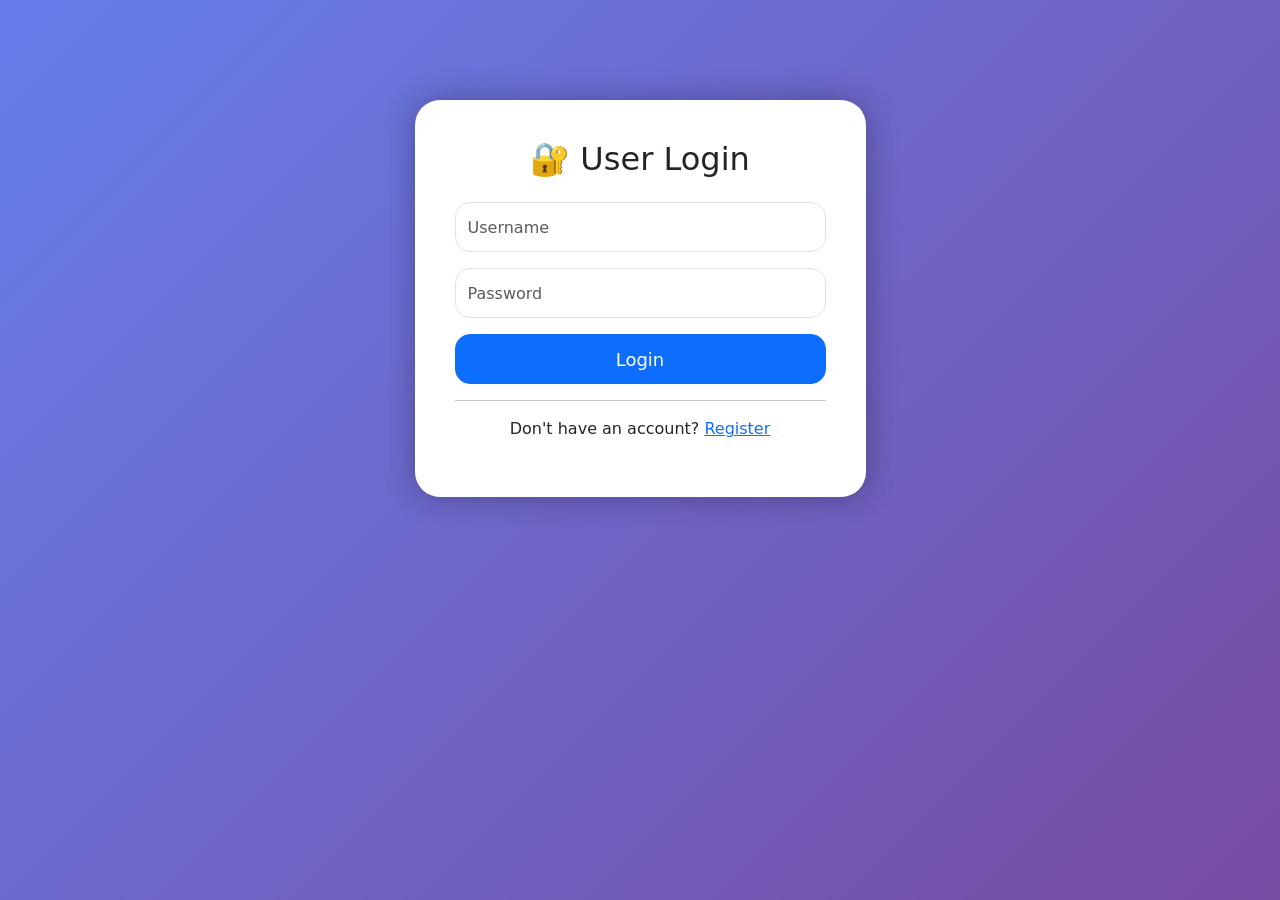
<file: templates/login.html>
<!DOCTYPE html>
<html>
<head>

<title>Login</title>

<link href="https://cdn.jsdelivr.net/npm/bootstrap@5.3.3/dist/css/bootstrap.min.css" rel="stylesheet">

<style>

body{
background:linear-gradient(
135deg,
#667eea,
#764ba2
);
height:100vh;
}

.login-box{

background:white;
padding:40px;
border-radius:25px;
box-shadow:0px 0px 30px rgba(0,0,0,0.3);

margin-top:100px;

}

.form-control{

height:50px;
border-radius:15px;

}

.btn-login{

height:50px;
border-radius:15px;
font-size:18px;

}

</style>

</head>

<body>

<div class="container">

<div class="row justify-content-center">

<div class="col-md-5">

<div class="login-box">

<h2 class="text-center mb-4">
🔐 User Login
</h2>

<form method="POST">

<input type="text"
class="form-control mb-3"
placeholder="Username"
name="username">

<input type="password"
class="form-control mb-3"
placeholder="Password"
name="password">

<button class="btn btn-primary w-100 btn-login">
Login
</button>

</form>

<hr>

<p class="text-center">
Don't have an account?
<a href="/register">
Register
</a>
</p>

</div>

</div>

</div>

</div>

</body>
</html>
</file>
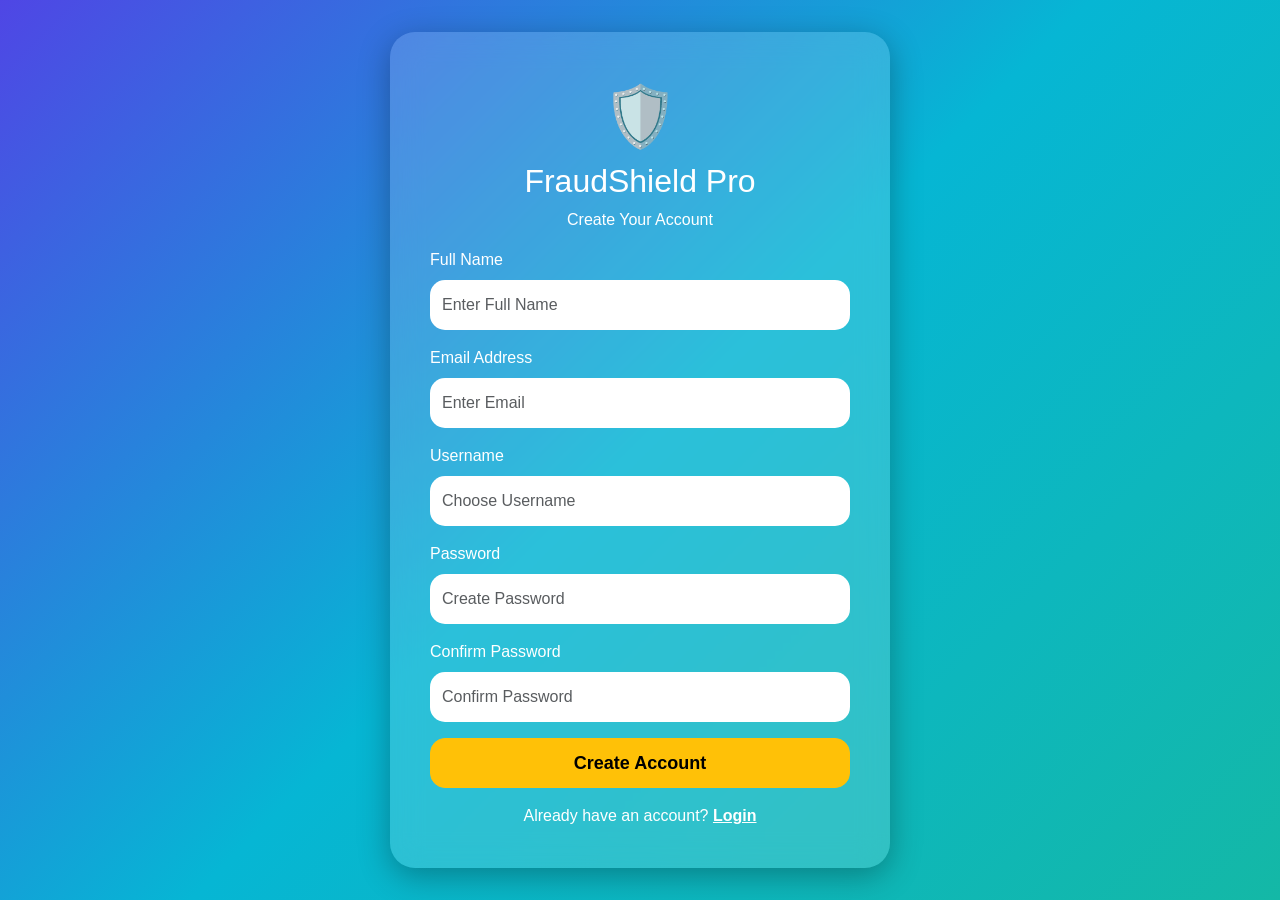
<file: templates/register.html>
<!DOCTYPE html>
<html lang="en">

<head>

<meta charset="UTF-8">
<meta name="viewport" content="width=device-width, initial-scale=1.0">

<title>User Registration</title>

<link href="https://cdn.jsdelivr.net/npm/bootstrap@5.3.3/dist/css/bootstrap.min.css" rel="stylesheet">

<style>

body{
height:100vh;
background: linear-gradient(
135deg,
#4f46e5,
#06b6d4,
#14b8a6
);
display:flex;
justify-content:center;
align-items:center;
font-family:'Segoe UI',sans-serif;
}

.register-box{

width:500px;
padding:40px;

background:rgba(255,255,255,0.15);

backdrop-filter:blur(15px);

border-radius:25px;

box-shadow:0 8px 32px rgba(0,0,0,0.3);

color:white;

}

.form-control{

height:50px;
border-radius:15px;
border:none;

}

.form-control:focus{

box-shadow:none;

}

.btn-register{

height:50px;
border-radius:15px;
font-size:18px;
font-weight:bold;

}

.logo{

font-size:60px;

}

</style>

</head>

<body>

<div class="register-box">

<div class="text-center">

<div class="logo">🛡️</div>

<h2>FraudShield Pro</h2>

<p>Create Your Account</p>

</div>

<form method="POST">

<div class="mb-3">

<label class="form-label">
Full Name
</label>

<input type="text"
class="form-control"
name="fullname"
placeholder="Enter Full Name"
required>

</div>

<div class="mb-3">

<label class="form-label">
Email Address
</label>

<input type="email"
class="form-control"
name="email"
placeholder="Enter Email"
required>

</div>

<div class="mb-3">

<label class="form-label">
Username
</label>

<input type="text"
class="form-control"
name="username"
placeholder="Choose Username"
required>

</div>

<div class="mb-3">

<label class="form-label">
Password
</label>

<input type="password"
class="form-control"
name="password"
placeholder="Create Password"
required>

</div>

<div class="mb-3">

<label class="form-label">
Confirm Password
</label>

<input type="password"
class="form-control"
name="confirm_password"
placeholder="Confirm Password"
required>

</div>

<button type="submit"
class="btn btn-warning w-100 btn-register">

Create Account

</button>

</form>

<div class="text-center mt-3">

Already have an account?

<a href="/login"
class="text-white fw-bold">

Login

</a>

</div>

</div>

</body>

</html>
</file>
